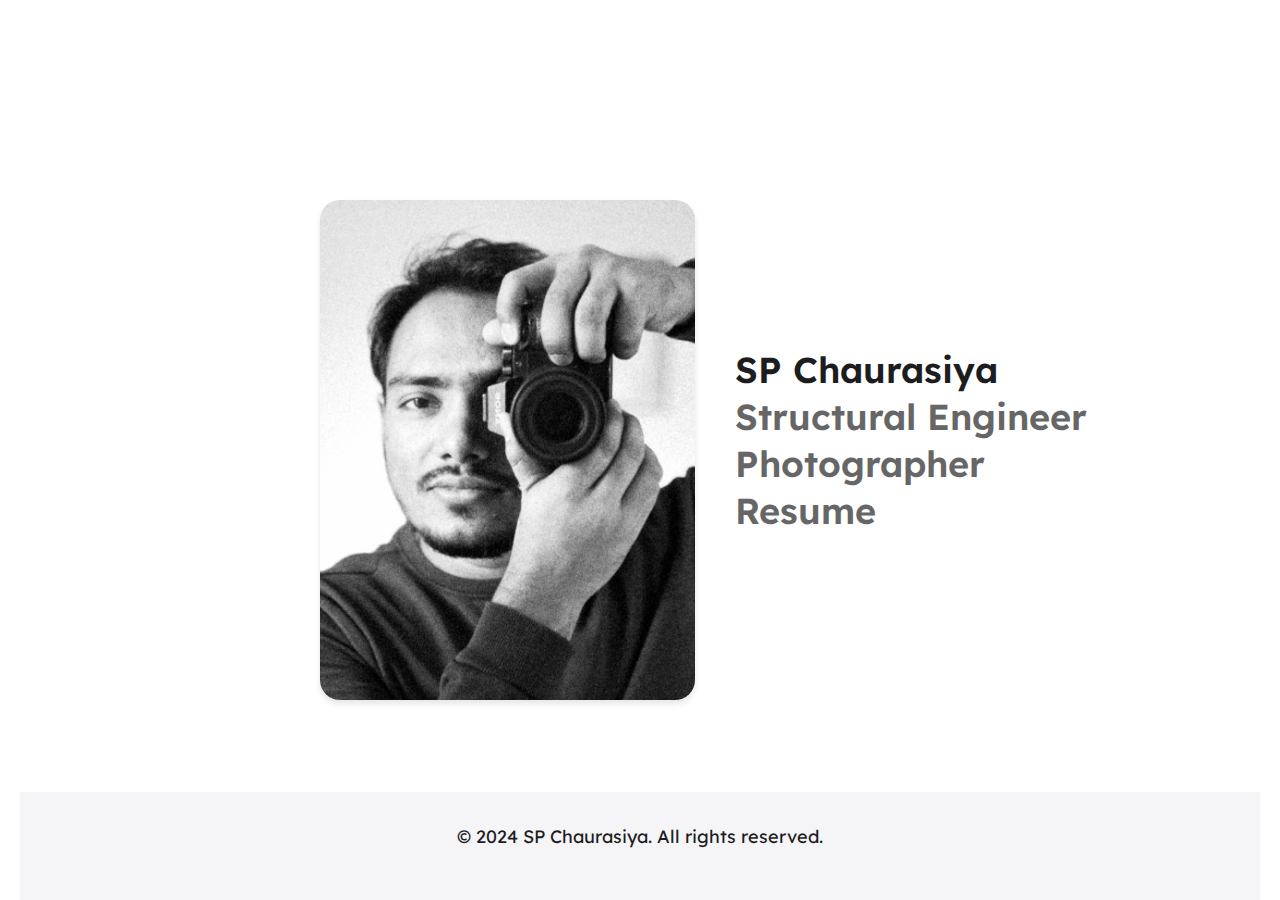
<file: index.html>
<!DOCTYPE html>
<html lang="en">
<head>
  <meta charset="UTF-8">
  <meta name="viewport" content="width=device-width, initial-scale=1.0">
  <title>Apple-Inspired Design</title>
  <link rel="stylesheet" href="styles/styles.css">
  <link rel="stylesheet" href="styles/home-page-styles.css"> <!-- Styles specific to home page-->
</head>
<body class="home-page">
  <div class="content-wrapper">
    <div class="profile-layout">
      <img src="assets/images/sp_profile_2L.jpg" alt="Profile Photo" class="profile-photo">
      <div class="vertical-line"></div>
      <div class="header-content">
        <h1>SP Chaurasiya</h1>
        <a href="pages/structural-engineer.html" class="paragraph-link"><h1 class="paragraph">Structural Engineer</h1></a>
        <!-- <a href="pages/software-developer.html" class="paragraph-link"><h1 class="paragraph">Software Developer</h1></a> -->
        <a href="pages/photographer.html" class="paragraph-link"><h1 class="paragraph">Photographer</h1></a>
        <a href="pages/resume.html" class="paragraph-link"><h1 class="paragraph">Resume</h1></a>
        <!-- <a href="my-story.html" class="paragraph-link"><h1 class="paragraph">My Story</h1></a> -->
        <!-- <a href="pages/hobbies.html" class="paragraph-link"><h1 class="paragraph">Hobbies</h1></a> -->
        <!-- <a href="pages/shop.html" class="paragraph-link"><h1 class="paragraph">Shop</h1></a> -->
        <!-- <a href="pages/contact.html" class="paragraph-link"><h1 class="paragraph">Contact</h1></a> -->
      </div>
    </div>
  </div>
  <footer>
    <p>&copy; 2024 SP Chaurasiya. All rights reserved.</p>
  </footer>
</body>
</html>
</file>
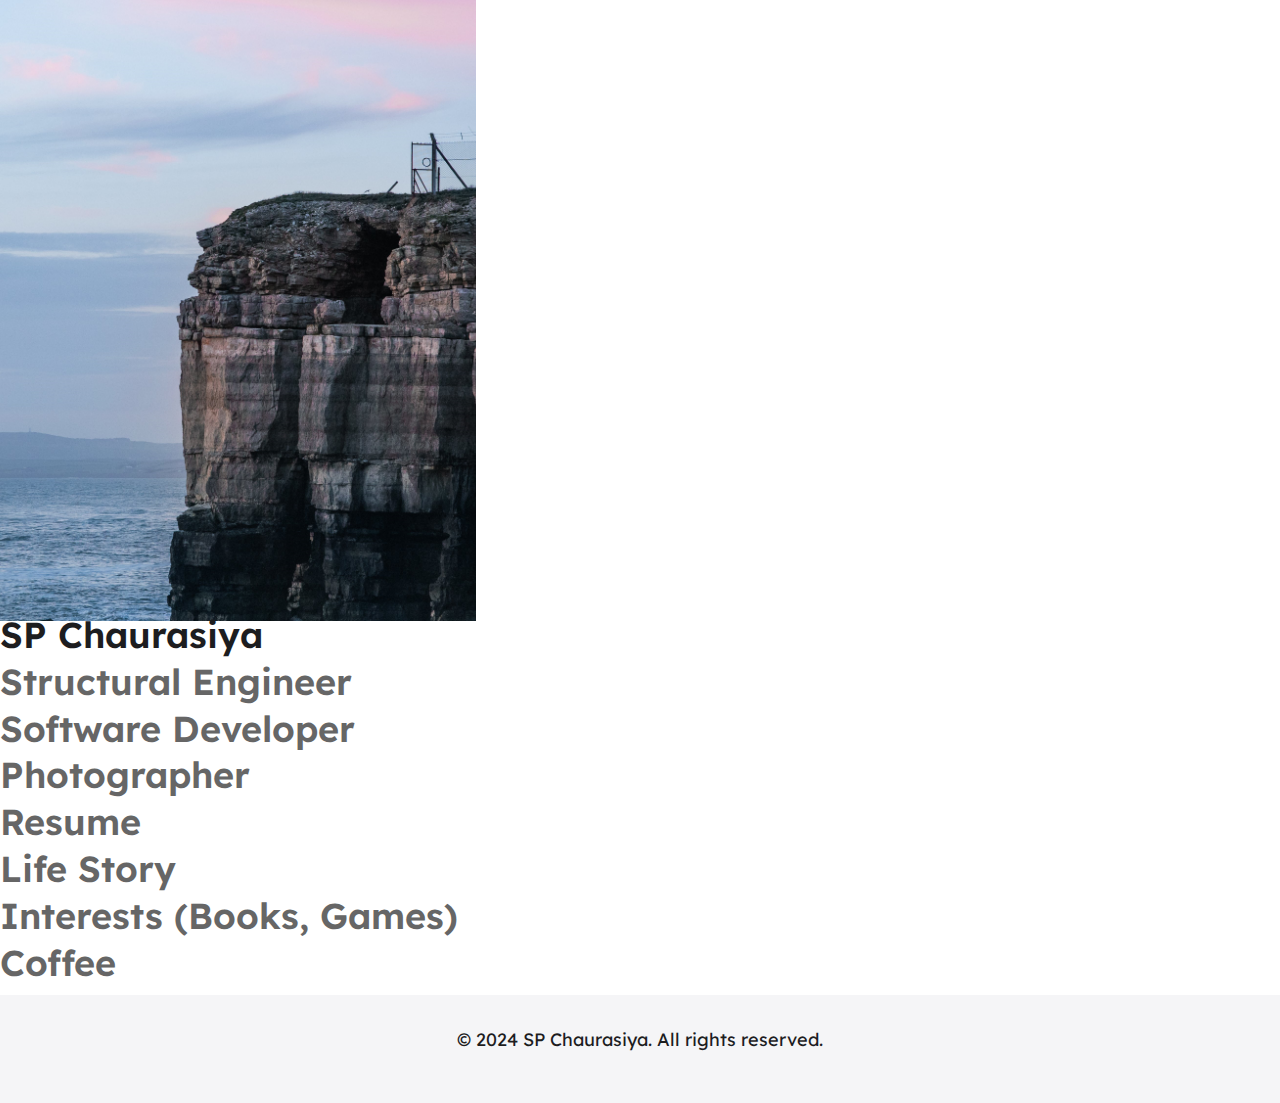
<file: pages/apple.html>
<!DOCTYPE html>
<html lang="en">
<head>
  <meta charset="UTF-8">
  <meta name="viewport" content="width=device-width, initial-scale=1.0">
  <title>Apple-Inspired Design</title>
  <link rel="stylesheet" href="/../styles/styles.css">
</head>
<body class="apple-page">
  <div class="content-wrapper">
  <div class="profile-layout">
    <img src="\..\assets\images\pulpit_rock.png" alt="Profile Photo" class="profile-photo">
    <div class="header-content">
      <h1>SP Chaurasiya</h1>
      <h1 class="paragraph">Structural Engineer</h1>
      <h1 class="paragraph">Software Developer</h1>
      <h1 class="paragraph">Photographer</h1>
      <h1 class="paragraph">Resume</h1>
      <h1 class="paragraph">Life Story</h1>
      <h1 class="paragraph">Interests (Books, Games)</h1>
      <h1 class="paragraph">Coffee</h1>
    </div>
  </div>
  </div>
  
  <footer>
    <p>&copy; 2024 SP Chaurasiya. All rights reserved.</p>
  </footer>
</body>
</html>
</file>
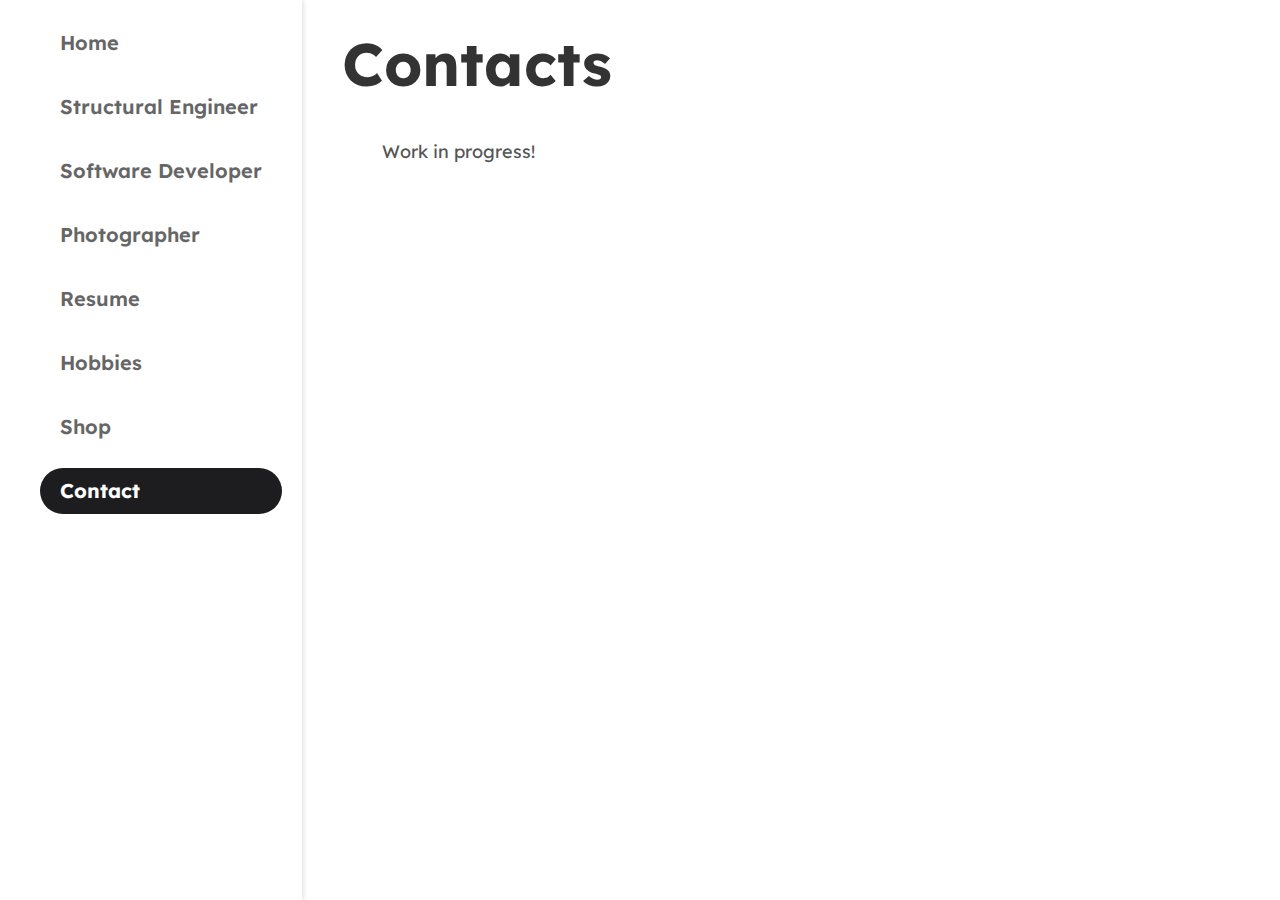
<file: pages/contact.html>
<!DOCTYPE html>
<html lang="en">
<head>
  <meta charset="UTF-8">
  <meta name="viewport" content="width=device-width, initial-scale=1.0">
  <title>Structural Engineer</title>
  <link rel="stylesheet" href="../styles/styles.css">
  <link rel="stylesheet" href="../styles/structural-engineer-page.css"> <!-- Specific styles for this page -->
</head>
<body class="structural-engineer-page">
  <div class="layout">
    <!-- Left Menu Column -->
    <aside class="menu-column">
        <h1><a href="../index.html">Home</a></h1>
          <h1><a href="structural-engineer.html">Structural Engineer</a></h1>
          <h1><a href="software-developer.html">Software Developer</a></h1>
          <h1><a href="photographer.html">Photographer</a></h1>
          <h1><a href="resume.html">Resume</a></h1>
          <!-- <h1><a href="my-story.html">My Story</a></h1> -->
          <h1><a href="hobbies.html">Hobbies</a></h1>
          <h1><a href="shop.html">Shop</a></h1>
          <h1><a href="contact.html" class="active">Contact</a></h1>
        </aside>

    <!-- Right Content Column -->
    <main class="content-column">
      <h1>Contacts</h1>
      <p style="text-indent: 40px;">
        Work in progress!
    </p>
    </main>
  </div>
</body>
</html>
</file>
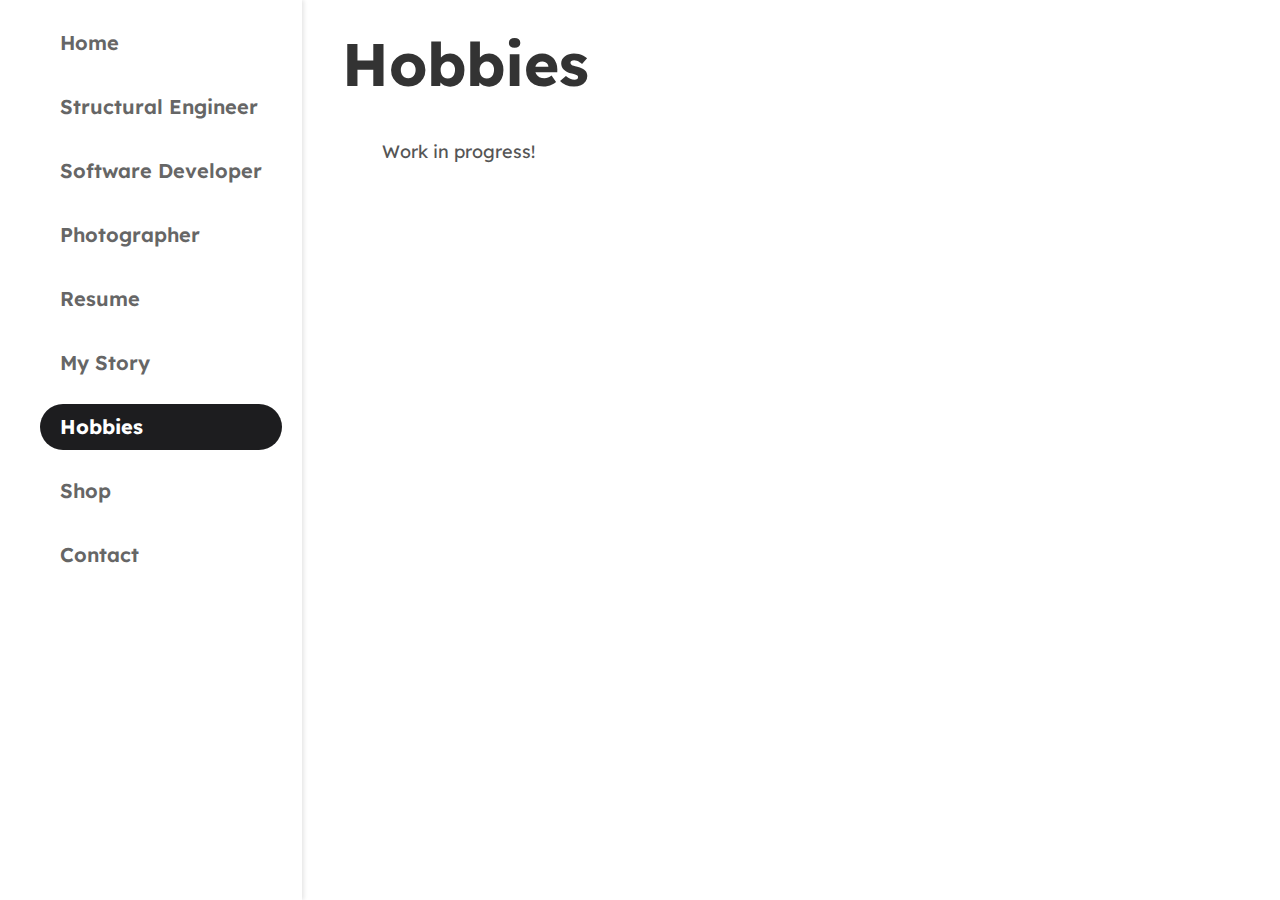
<file: pages/hobbies.html>
<!DOCTYPE html>
<html lang="en">
<head>
  <meta charset="UTF-8">
  <meta name="viewport" content="width=device-width, initial-scale=1.0">
  <title>Structural Engineer</title>
  <link rel="stylesheet" href="../styles/styles.css">
  <link rel="stylesheet" href="../styles/structural-engineer-page.css"> <!-- Specific styles for this page -->
</head>
<body class="structural-engineer-page">
  <div class="layout">
    <!-- Left Menu Column -->
    <aside class="menu-column">
        <h1><a href="../index.html">Home</a></h1>
          <h1><a href="structural-engineer.html">Structural Engineer</a></h1>
          <h1><a href="software-developer.html">Software Developer</a></h1>
          <h1><a href="photographer.html">Photographer</a></h1>
          <h1><a href="resume.html">Resume</a></h1>
          <h1><a href="my-story.html">My Story</a></h1>
          <h1><a href="hobbies.html" class="active">Hobbies</a></h1>
          <h1><a href="shop.html">Shop</a></h1>
          <h1><a href="contact.html">Contact</a></h1>
        </aside>

    <!-- Right Content Column -->
    <main class="content-column">
      <h1>Hobbies</h1>
      <p style="text-indent: 40px;">
        Work in progress!
      </p>
      
    </main>
  </div>
</body>
</html>
</file>
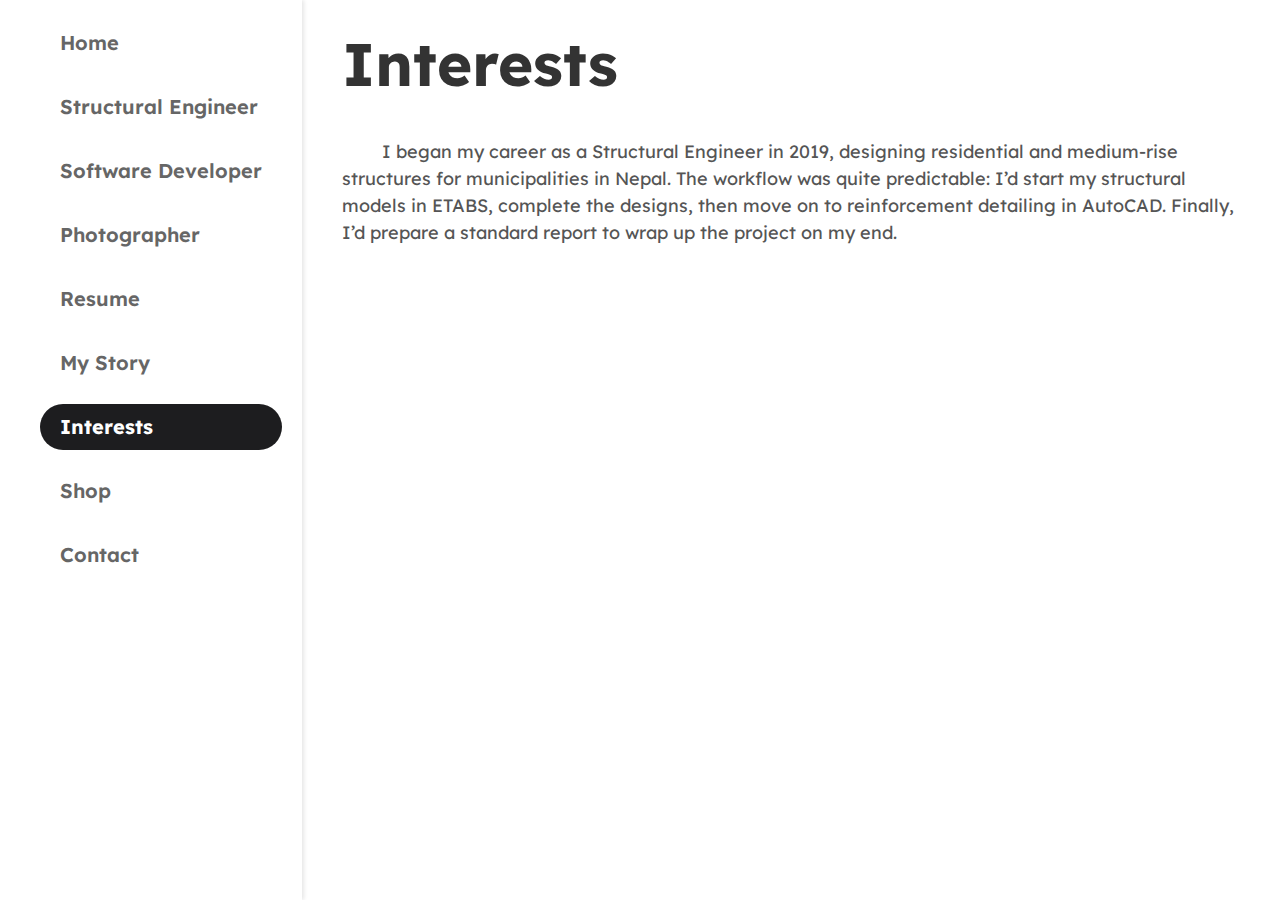
<file: pages/interests.html>
<!DOCTYPE html>
<html lang="en">
<head>
  <meta charset="UTF-8">
  <meta name="viewport" content="width=device-width, initial-scale=1.0">
  <title>Structural Engineer</title>
  <link rel="stylesheet" href="/../styles/styles.css">
  <link rel="stylesheet" href="/../styles/structural-engineer-page.css"> <!-- Specific styles for this page -->
</head>
<body class="structural-engineer-page">
  <div class="layout">
    <!-- Left Menu Column -->
    <aside class="menu-column">
        <h1><a href="home.html">Home</a></h1>
          <h1><a href="structural-engineer.html">Structural Engineer</a></h1>
          <h1><a href="software-developer.html">Software Developer</a></h1>
          <h1><a href="photographer.html">Photographer</a></h1>
          <h1><a href="resume.html">Resume</a></h1>
          <h1><a href="my-story.html">My Story</a></h1>
          <h1><a href="interests.html" class="active">Interests</a></h1>
          <h1><a href="shop.html">Shop</a></h1>
          <h1><a href="contact.html">Contact</a></h1>
        </aside>

    <!-- Right Content Column -->
    <main class="content-column">
      <h1>Interests</h1>
      <p style="text-indent: 40px;">
        I began my career as a Structural Engineer in 2019, designing residential and medium-rise structures for municipalities in Nepal. The workflow was quite predictable: I’d start my structural models in ETABS, complete the designs, then move on to reinforcement detailing in AutoCAD. Finally, I’d prepare a standard report to wrap up the project on my end.
    </p>
    </main>
  </div>
</body>
</html>
</file>
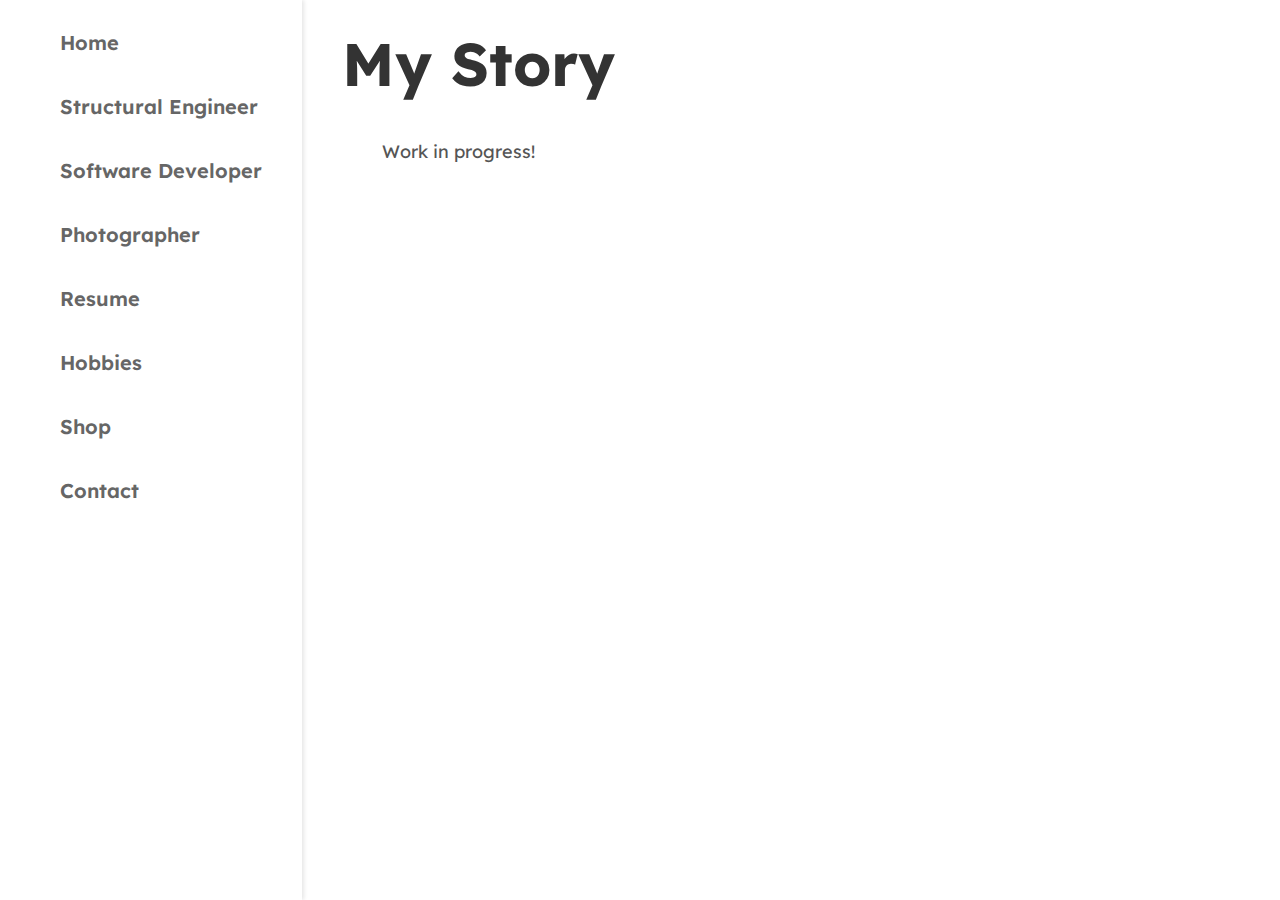
<file: pages/my-story.html>
<!DOCTYPE html>
<html lang="en">
<head>
  <meta charset="UTF-8">
  <meta name="viewport" content="width=device-width, initial-scale=1.0">
  <title>Structural Engineer</title>
  <link rel="stylesheet" href="../styles/styles.css">
  <link rel="stylesheet" href="../styles/structural-engineer-page.css"> <!-- Specific styles for this page -->
</head>
<body class="structural-engineer-page">
  <div class="layout">
    <!-- Left Menu Column -->
    <aside class="menu-column">
        <h1><a href="../index.html">Home</a></h1>
          <h1><a href="structural-engineer.html">Structural Engineer</a></h1>
          <h1><a href="software-developer.html">Software Developer</a></h1>
          <h1><a href="photographer.html">Photographer</a></h1>
          <h1><a href="resume.html">Resume</a></h1>
          <!-- <h1><a href="my-story.html" class="active">My Story</a></h1> -->
          <h1><a href="hobbies.html">Hobbies</a></h1>
          <h1><a href="shop.html">Shop</a></h1>
          <h1><a href="contact.html">Contact</a></h1>
      </aside>

    <!-- Right Content Column -->
    <main class="content-column">
      <h1>My Story</h1>
      <p style="text-indent: 40px;">
        Work in progress!
    </p>
    </main>
  </div>
</body>
</html>
</file>
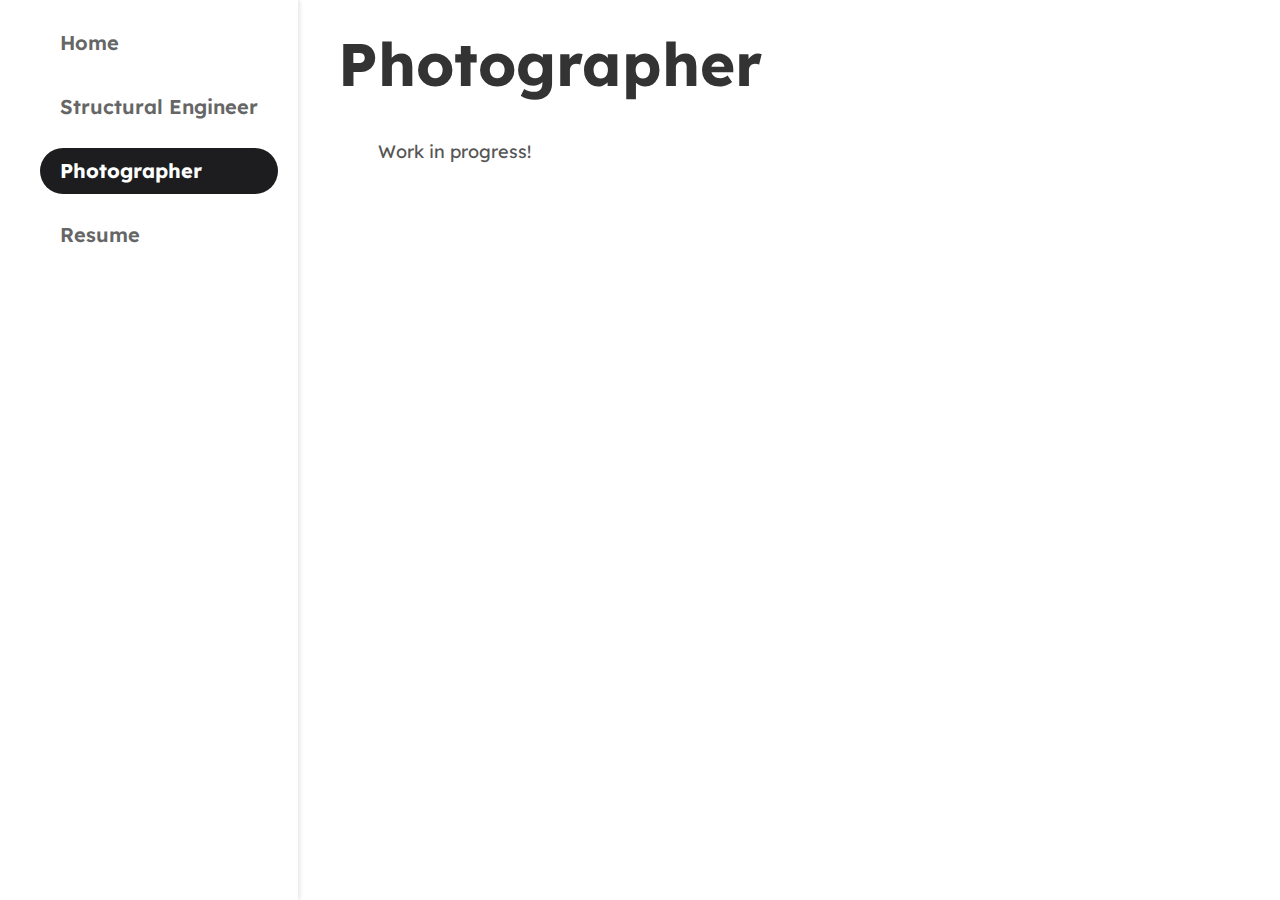
<file: pages/photographer.html>
<!DOCTYPE html>
<html lang="en">
<head>
  <meta charset="UTF-8">
  <meta name="viewport" content="width=device-width, initial-scale=1.0">
  <title>Structural Engineer</title>
  <link rel="stylesheet" href="../styles/styles.css">
  <link rel="stylesheet" href="../styles/structural-engineer-page.css"> <!-- Specific styles for this page -->
</head>
<body class="structural-engineer-page">
  <div class="layout">
    <!-- Left Menu Column -->
    <aside class="menu-column">
        <h1><a href="../index.html">Home</a></h1>
          <h1><a href="structural-engineer.html">Structural Engineer</a></h1>
          <!-- <h1><a href="software-developer.html">Software Developer</a></h1> -->
          <h1><a href="photographer.html" class="active">Photographer</a></h1>
          <h1><a href="resume.html">Resume</a></h1>
          <!-- <h1><a href="my-story.html">My Story</a></h1> -->
          <!-- <h1><a href="hobbies.html">Hobbies</a></h1> -->
          <!-- <h1><a href="shop.html">Shop</a></h1> -->
          <!-- <h1><a href="contact.html">Contact</a></h1> -->
        </aside>

    <!-- Right Content Column -->
    <main class="content-column">
      <h1>Photographer</h1>
      <p style="text-indent: 40px;">
        Work in progress!
    </p>
    </main>
  </div>
</body>
</html>
</file>
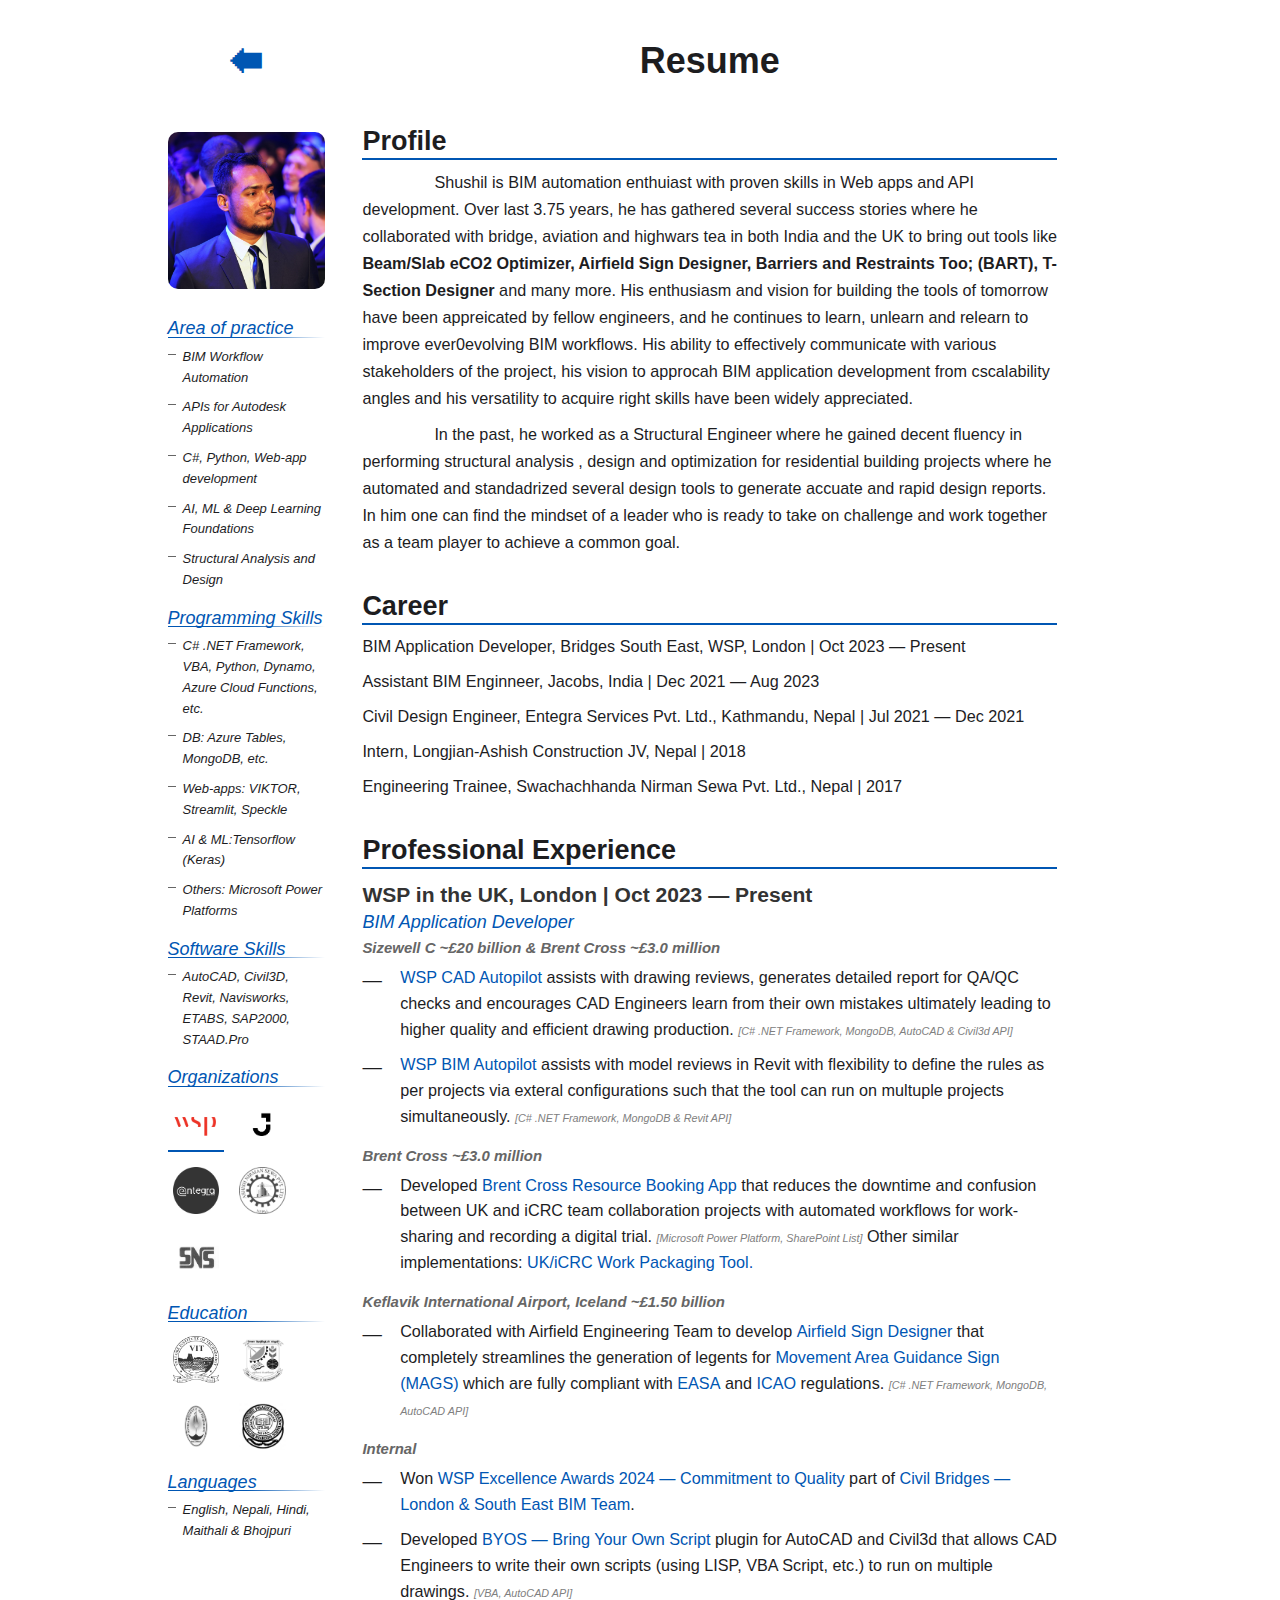
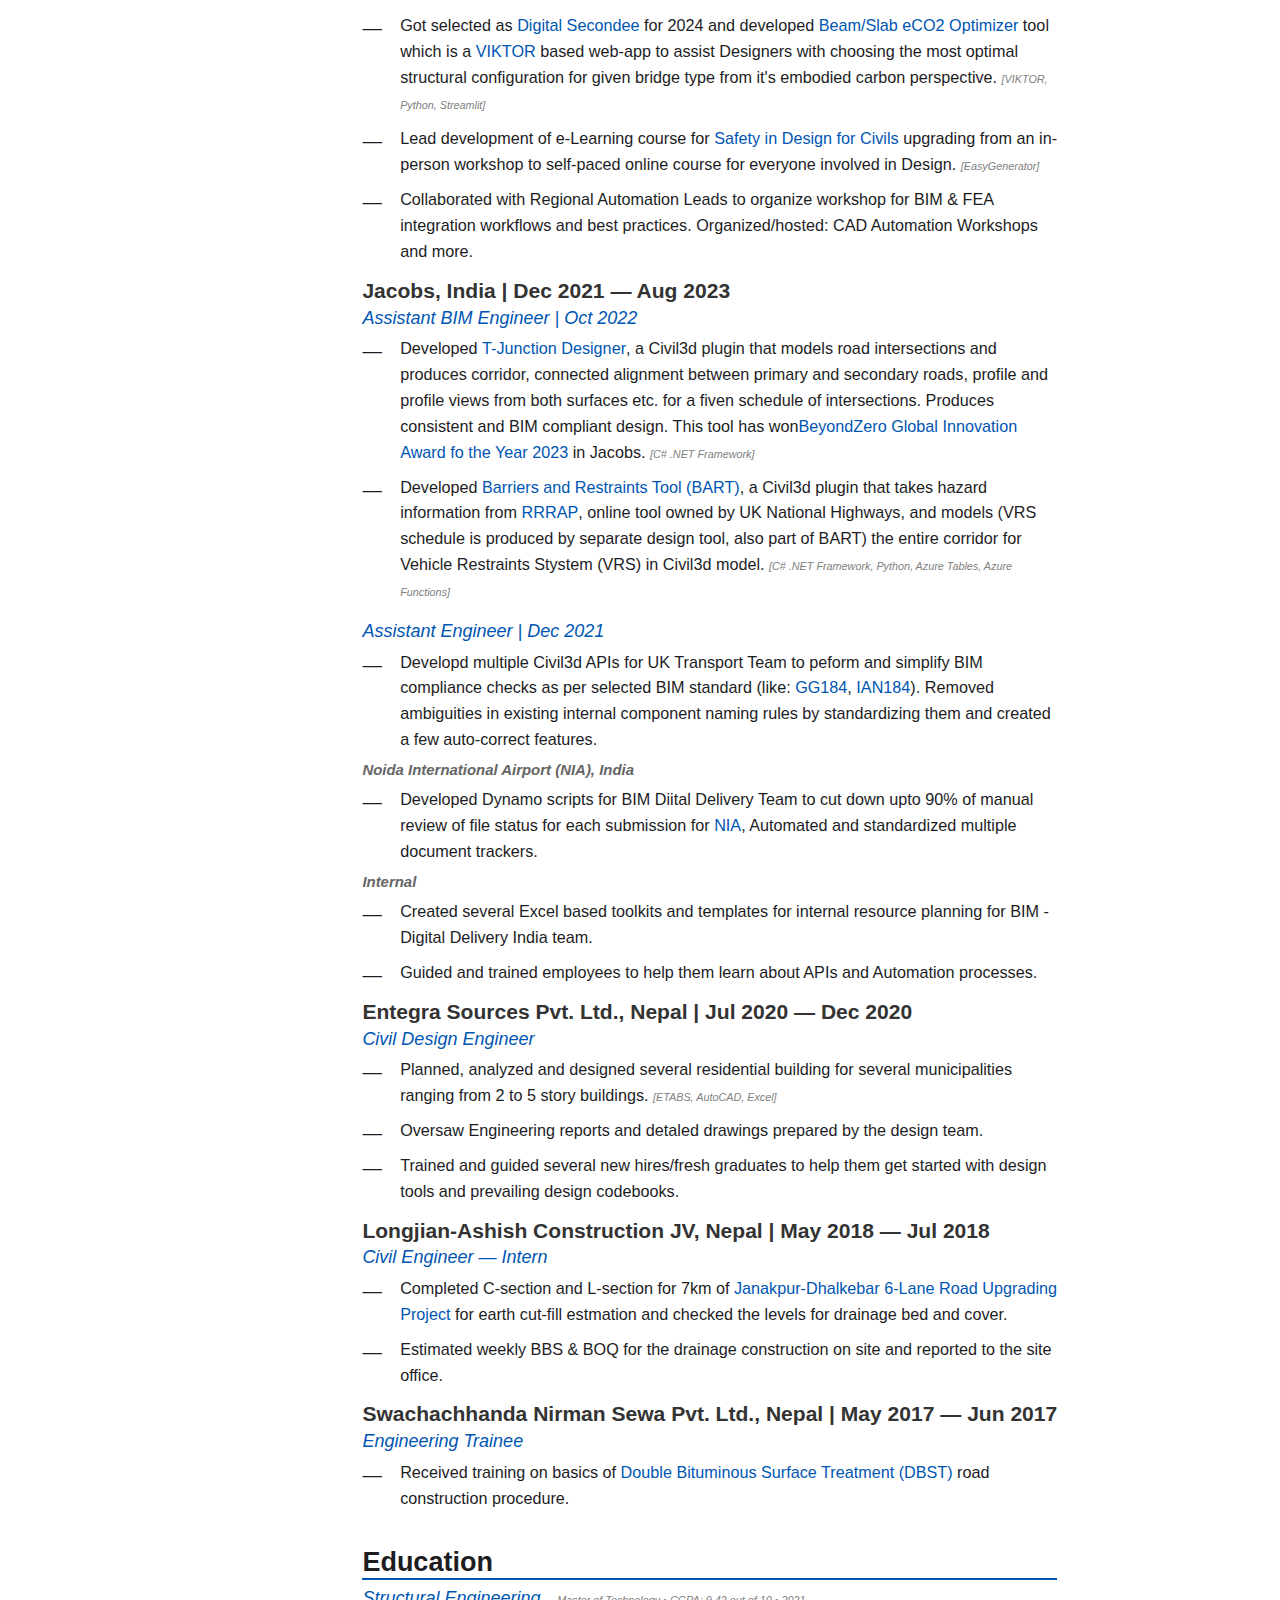
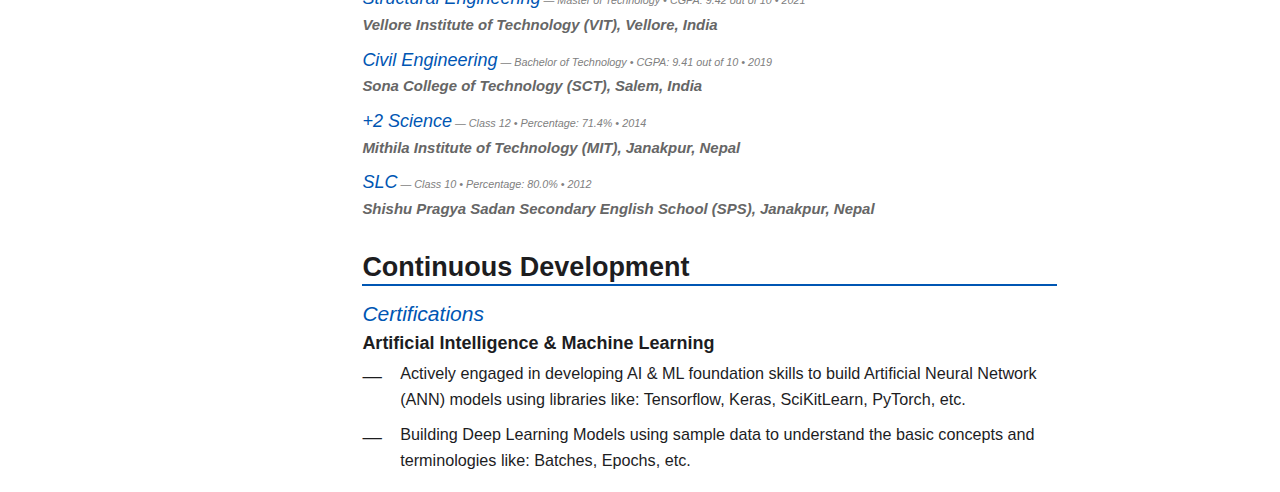
<file: pages/resume.html>
<!DOCTYPE html>
<html lang="en">
<head>
  <meta charset="UTF-8">
  <meta name="viewport" content="width=device-width, initial-scale=1.0">
  <title>Shushil's resume</title>
  <link rel="stylesheet" href="../styles/styles.css">
  <link rel="stylesheet" href="../styles/resume-styles.css"> <!-- Specific styles for this page -->
</head>
<body>
  <div>
    <main>
      <h1><a href="../index.html">🡄</a></h1>
      <h1>Resume</h1>

      <!-- Side Panel -->

      <div>
        <img src="../assets/images/sp_profile_4L.jpg" alt="Profile Photo" class="profile-img">
        <div>
          <style>
            
          </style>
          <h4 class="side-panel-h4">Area of practice</h4>
          <p class="side-panel-bullets">BIM Workflow Automation</p>
          <p class="side-panel-bullets">APIs for Autodesk Applications</p>
          <p class="side-panel-bullets">C#, Python, Web-app development</p>
          <p class="side-panel-bullets">AI, ML & Deep Learning Foundations</p>
          <p class="side-panel-bullets">Structural Analysis and Design</p>
        </div>
        
        <div>
          <h4 class="side-panel-h4">Programming Skills</h4>
          <p class="side-panel-bullets">C# .NET Framework, VBA, Python, Dynamo, Azure Cloud Functions, etc.</p>
          <p class="side-panel-bullets"><b>DB:</b> Azure Tables, MongoDB, etc.</p>
          <p class="side-panel-bullets"><b>Web-apps:</b> VIKTOR, Streamlit, Speckle</p>
          <p class="side-panel-bullets"><b>AI & ML:</b>Tensorflow (Keras)</p>
          <p class="side-panel-bullets"><b>Others: </b>Microsoft Power Platforms</p>
        </div>
        <div>
          <h4 class="side-panel-h4">Software Skills</h4>
          <p class="side-panel-bullets">AutoCAD, Civil3D, Revit, Navisworks, ETABS, SAP2000, STAAD.Pro</p>
        </div>

        <div>
          <h4 class="side-panel-h4">Organizations</h4>
          <div class="org-logo-block">
            <a href="https://www.wsp.com/" target="_blank"><img class="org-logo-current" src="../assets/icons/wsp_red.webp"></a>
            <a href="https://www.jacobs.com/" target="_blank"><img class="org-logo" src="../assets/icons/jacobs_1.webp"></a>
            <a href="https://entegrasources.com/" target="_blank"><img class="org-logo" src="../assets/icons/entegra.png"></a>
            <a href="https://www.ans.org.np/" target="_blank"><img class="org-logo" src="../assets/icons/ashish.png"></a>
            <a href="https://www.snsltd.com.np/" target="_blank"><img class="org-logo" src="../assets/icons/sns.jpg"></a>
          </div>
        </div>

        <div>
          <h4 class="side-panel-h4">Education</h4>
          <div class="org-logo-block">
            <a href="https://vit.ac.in/" target="_blank"><img class="org-logo" src="../assets/icons/vit.png"></a>
            <a href="https://www.sonatech.ac.in/" target="_blank"><img class="org-logo" src="../assets/icons/sct.png"></a>
            <a href="https://mitjnk.edu.np/" target="_blank"><img class="org-logo" src="../assets/icons/mit.png"></a>
            <a href="https://www.facebook.com/Shishupragyasadanschool/" target="_blank"><img class="org-logo" src="../assets/icons/sps.png"></a>
          </div>

          <div>
            <h4 class="side-panel-h4">Languages</h4>
            <p class="side-panel-bullets">English, Nepali, Hindi, Maithali & Bhojpuri</p>
          </div>
        </div>

      </div>

      <!-- Main Column -->

      <div>
        <div>
          <h2>Profile</h2>
          <style>
            .profile-summary-p {
              text-indent: 4rem;
              font-size: 0.9rem;
              line-height: 1.5rem;
            }
          </style>
          <p class="profile-summary-p">
            Shushil is BIM automation enthuiast with proven skills in Web apps and API development. Over last 3.75 years, he has gathered several success stories where he collaborated with bridge, aviation and highwars tea in both India and the UK to bring out tools like <b>Beam/Slab eCO2 Optimizer, Airfield Sign Designer, Barriers and Restraints Too; (BART), T-Section Designer</b> and many more. His enthusiasm and vision for building the tools of tomorrow have been appreicated by fellow engineers, and he continues to learn, unlearn and relearn to improve ever0evolving BIM workflows. His ability to effectively communicate with various stakeholders of the project, his vision to approcah BIM application development from cscalability angles and his versatility to acquire right skills have been widely appreciated.
          </p>
          <p class="profile-summary-p">
            In the past, he worked as a Structural Engineer where he gained decent fluency in performing structural analysis , design and optimization for residential building projects where he automated and standadrized several design tools to generate accuate and rapid design reports. In him one can find the mindset of a leader who is ready to take on  challenge and work together as a team player to achieve a common goal.
          </p>
        </div>
        
        <div>
          <h2 class="extra-margin-top-h2">Career</h2>
          <p>
            BIM Application Developer, Bridges South East, WSP, London | Oct 2023 — Present
          </p>
          <p>
            Assistant BIM Enginneer, Jacobs, India | Dec 2021 — Aug 2023
          </p>
          <p>
            Civil Design Engineer, Entegra Services Pvt. Ltd., Kathmandu, Nepal | Jul 2021 — Dec 2021
          </p>
          <p>
            Intern, Longjian-Ashish Construction JV, Nepal | 2018
          </p>
          <p>
            Engineering Trainee, Swachachhanda Nirman Sewa Pvt. Ltd., Nepal | 2017
          </p>
        </div>
        <div>
          <h2 class="extra-margin-top-h2">Professional Experience</h2>

          <div> <!-- WSP -->
            <h3>WSP in the UK, London | Oct 2023 — Present</h3> 
            <h4 class="role">BIM Application Developer</h4> <!-- Role :: When role changes, add a date next to it as well. -->
            <div> <!-- Project and Work Descriptions -->
              <h5 class="project">Sizewell C ~£20 billion & Brent Cross ~£3.0 million</h5>
              <li>
                <a>WSP CAD Autopilot</a> assists with drawing reviews, generates detailed report for QA/QC checks and encourages CAD Engineers learn from their own mistakes ultimately leading to higher quality and efficient drawing production. <p class="technologies-used">[C# .NET Framework, MongoDB, AutoCAD & Civil3d API]</p>
              </li>
              <li>
                <a>WSP BIM Autopilot</a> assists with model reviews in Revit with flexibility to define the rules as per projects via exteral configurations such that the tool can run on multuple projects simultaneously. <p class="technologies-used">[C# .NET Framework, MongoDB & Revit API]</p>
              </li>
            </div>
            <div>
              <h5 class="project">Brent Cross ~£3.0 million</h5>
              <li>
                Developed <a>Brent Cross Resource Booking App</a> that reduces the downtime and confusion between UK  and iCRC team collaboration projects with automated workflows for work-sharing and recording a digital trial. <p class="technologies-used">[Microsoft Power Platform, SharePoint List]</p> Other similar implementations: <a>UK/iCRC Work Packaging Tool.</a>
              </li>
            </div>
            <div>
              <h5 class="project">Keflavik International Airport, Iceland ~£1.50 billion</h5>
              <li>
                Collaborated with Airfield Engineering Team to develop <a>Airfield Sign Designer</a> that completely streamlines the generation of legents for <a>Movement Area Guidance Sign (MAGS)</a> which are fully compliant with <a>EASA</a> and <a>ICAO</a> regulations. <p class="technologies-used">[C# .NET Framework, MongoDB, AutoCAD API]</p>
              </li>
            </div>
            <div>
              <h5 class="project">Internal</h5>
              <li>
                Won <a>WSP Excellence Awards 2024 — Commitment to Quality</a> part of <a>Civil Bridges — London & South East BIM Team</a>.
              </li>
              <li>
                Developed <a>BYOS — Bring Your Own Script</a> plugin for AutoCAD and Civil3d that allows CAD Engineers to write their own scripts (using LISP, VBA Script, etc.) to run on multiple drawings. <p class="technologies-used">[VBA, AutoCAD API]</p> 
              </li>
              <li>
                Got selected as <a>Digital Secondee</a> for 2024 and developed <a>Beam/Slab eCO2 Optimizer</a> tool which is a <a>VIKTOR</a> based web-app to assist Designers with choosing the most optimal structural configuration for given bridge type from it's embodied carbon perspective. <p class="technologies-used">[VIKTOR, Python, Streamlit]</p>
              </li>
              <li>
                Lead development of e-Learning course for <a>Safety in Design for Civils</a> upgrading from an in-person workshop to self-paced online course for everyone involved in Design. <p class="technologies-used">[EasyGenerator]</p>
              </li>
              <li>
                Collaborated with Regional Automation Leads to organize workshop for BIM & FEA integration workflows and best practices. Organized/hosted: CAD Automation Workshops and more. 
              </li>
            </div>
          </div>

          <div> <!-- Jacobs -->
            <h3>Jacobs, India | Dec 2021 — Aug 2023</h3>
            <h4 class="role">Assistant BIM Engineer | Oct 2022</h4>
            <div>
              <li>
                Developed <a>T-Junction Designer</a>, a Civil3d plugin that models road intersections and produces corridor, connected alignment between primary and secondary roads, profile and profile views from both surfaces etc. for a fiven schedule of intersections. Produces consistent and BIM compliant design. This tool has won<a>BeyondZero Global Innovation Award fo the Year 2023</a> in Jacobs. <p class="technologies-used">[C# .NET Framework]</p>
              </li>
              <li>
                Developed <a>Barriers and Restraints Tool (BART)</a>, a Civil3d plugin that takes hazard information from <a>RRRAP</a>, online tool owned by UK National Highways, and models (VRS schedule is produced by separate design tool, also part of BART) the entire corridor for Vehicle Restraints Stystem (VRS) in Civil3d model. <p class="technologies-used">[C# .NET Framework, Python, Azure Tables, Azure Functions]</p>
              </li>
            </div>
            <h4 class="role">Assistant Engineer | Dec 2021</h4>
            <div>
              <li>
                Developd multiple Civil3d APIs for UK Transport Team to peform and simplify BIM compliance checks as per selected BIM standard (like: <a>GG184</a>, <a> IAN184</a>). Removed ambiguities in existing internal component naming rules by standardizing them and created a few auto-correct features.
              </li>
              <h5 class="project">Noida International Airport (NIA), India</h3>
              <li>
                Developed Dynamo scripts for BIM Diital Delivery Team to cut down upto 90% of manual review of file status for each submission for <a>NIA</a>, Automated and standardized multiple document trackers.
              </li>
              <h5 class="project">Internal</h3>
              <li>
                Created several Excel based toolkits and templates for internal resource planning for BIM - Digital Delivery India team.
              </li>
              <li>
                Guided and trained employees to help them learn about APIs and Automation processes.
              </li>
            </div>
          </div>

          <div> <!-- Entegra -->
            <h3>Entegra Sources Pvt. Ltd., Nepal | Jul 2020 — Dec 2020</h3>
            <h4 class="role">Civil Design Engineer</h4>
            <div>
              <li>
                Planned, analyzed and designed several residential building for several municipalities ranging from 2 to 5 story buildings. <p class="technologies-used">[ETABS, AutoCAD, Excel]</p>
              </li>
              <li>
                Oversaw Engineering reports and detaled drawings prepared by the design team.
              </li>
              <li>
                Trained and guided several new hires/fresh graduates to help them get started with design tools and prevailing design codebooks.
              </li>
            </div>
          </div>

          <div> <!-- Longjian-Ashish-->
            <h3>Longjian-Ashish Construction JV, Nepal | May 2018 — Jul 2018</h3>
            <h4 class="role">Civil Engineer — Intern</h4>
            <div>
              <li>
                Completed C-section and L-section for 7km of <a>Janakpur-Dhalkebar 6-Lane Road Upgrading Project</a> for earth cut-fill estmation and checked the levels for drainage bed and cover.
              </li>
              <li>
                Estimated weekly BBS & BOQ for the drainage construction on site and reported to the site office.
              </li>
            </div>
          </div>

          <div> <!-- Swachachhanda -->
            <h3>Swachachhanda Nirman Sewa Pvt. Ltd., Nepal | May 2017 — Jun 2017</h3>
            <h4 class="role">Engineering Trainee</h4>
            <div>
              <li>
                Received training on basics of <a>Double Bituminous Surface Treatment (DBST)</a> road construction procedure.
              </li>
            </div>
          </div>


        </div>

        <div>
          <h2 class="extra-margin-top-h2">Education</h2>
          <div>
            <h4 class="role">Structural Engineering<p class="technologies-used"> — Master of Technology • CGPA: 9.42 out of 10 • 2021</p></h4>
            <h5 class="project">Vellore Institute of Technology (VIT), Vellore, India</h5>
          </div>
          <div>
            <h4 class="role">Civil Engineering<p class="technologies-used"> — Bachelor of Technology • CGPA: 9.41 out of 10 • 2019</p></h4>
            <h5 class="project">Sona College of Technology (SCT), Salem, India</h5>
          </div>
          <div>
            <h4 class="role">+2 Science<p class="technologies-used"> — Class 12 • Percentage: 71.4% • 2014</p></h4>
            <h5 class="project">Mithila Institute of Technology (MIT), Janakpur, Nepal</h5>
          </div>
          <div>
            <h4 class="role">SLC<p class="technologies-used"> — Class 10 • Percentage: 80.0% • 2012</p></h4>
            <h5 class="project">Shishu Pragya Sadan Secondary English School (SPS), Janakpur, Nepal</h5>
          </div>
        </div>

        <div>
          <h2 class="extra-margin-top-h2">Continuous Development</h2>
          <h3 class="role">Certifications</h3>
          <h4 class="project">Artificial Intelligence & Machine Learning</h4>
          <div>
            <li>
              Actively engaged in developing AI & ML foundation skills to build Artificial Neural Network (ANN) models using libraries like: Tensorflow, Keras, SciKitLearn, PyTorch, etc.
            </li>
            <li>
              Building Deep Learning Models using sample data to understand the basic concepts and terminologies like: Batches, Epochs, etc.
            </li>
          </div>
        </div>


      </div>
    </main>
  </div>
</body>
</html>
</file>
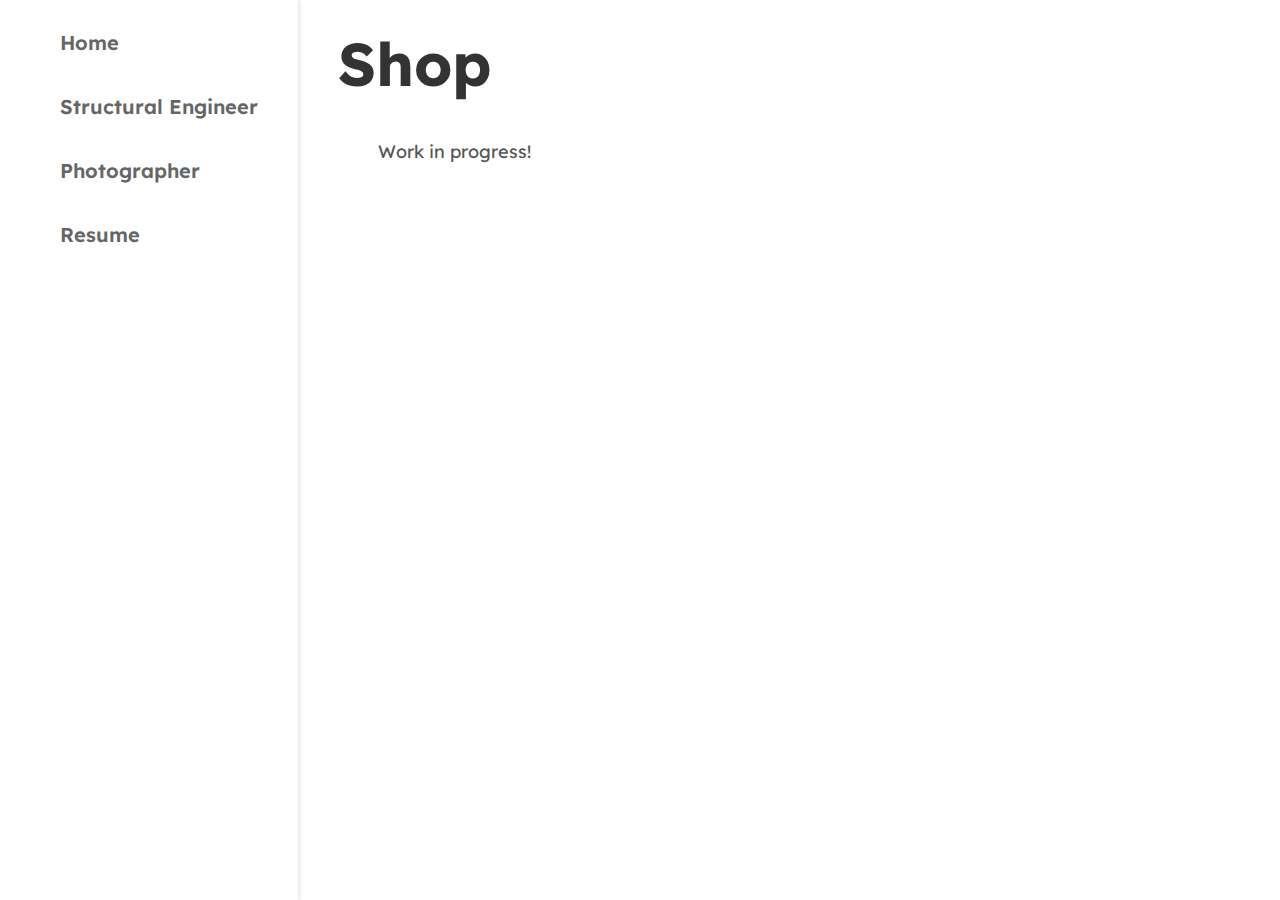
<file: pages/shop.html>
<!DOCTYPE html>
<html lang="en">
<head>
  <meta charset="UTF-8">
  <meta name="viewport" content="width=device-width, initial-scale=1.0">
  <title>Structural Engineer</title>
  <link rel="stylesheet" href="../styles/styles.css">
  <link rel="stylesheet" href="../styles/structural-engineer-page.css"> <!-- Specific styles for this page -->
</head>
<body class="structural-engineer-page">
  <div class="layout">
    <!-- Left Menu Column -->
    <aside class="menu-column">
        <h1><a href="../index.html">Home</a></h1>
          <h1><a href="structural-engineer.html">Structural Engineer</a></h1>
          <!-- <h1><a href="software-developer.html">Software Developer</a></h1> -->
          <h1><a href="photographer.html">Photographer</a></h1>
          <h1><a href="resume.html">Resume</a></h1>
          <!-- <h1><a href="my-story.html">My Story</a></h1> -->
          <!-- <h1><a href="hobbies.html">Hobbies</a></h1> -->
          <!-- <h1><a href="shop.html" class="active">Shop</a></h1> -->
          <!-- <h1><a href="contact.html">Contact</a></h1> -->
        </aside>

    <!-- Right Content Column -->
    <main class="content-column">
      <h1>Shop</h1>
      <p style="text-indent: 40px;">
        Work in progress!
    </p>
    </main>
  </div>
</body>
</html>
</file>
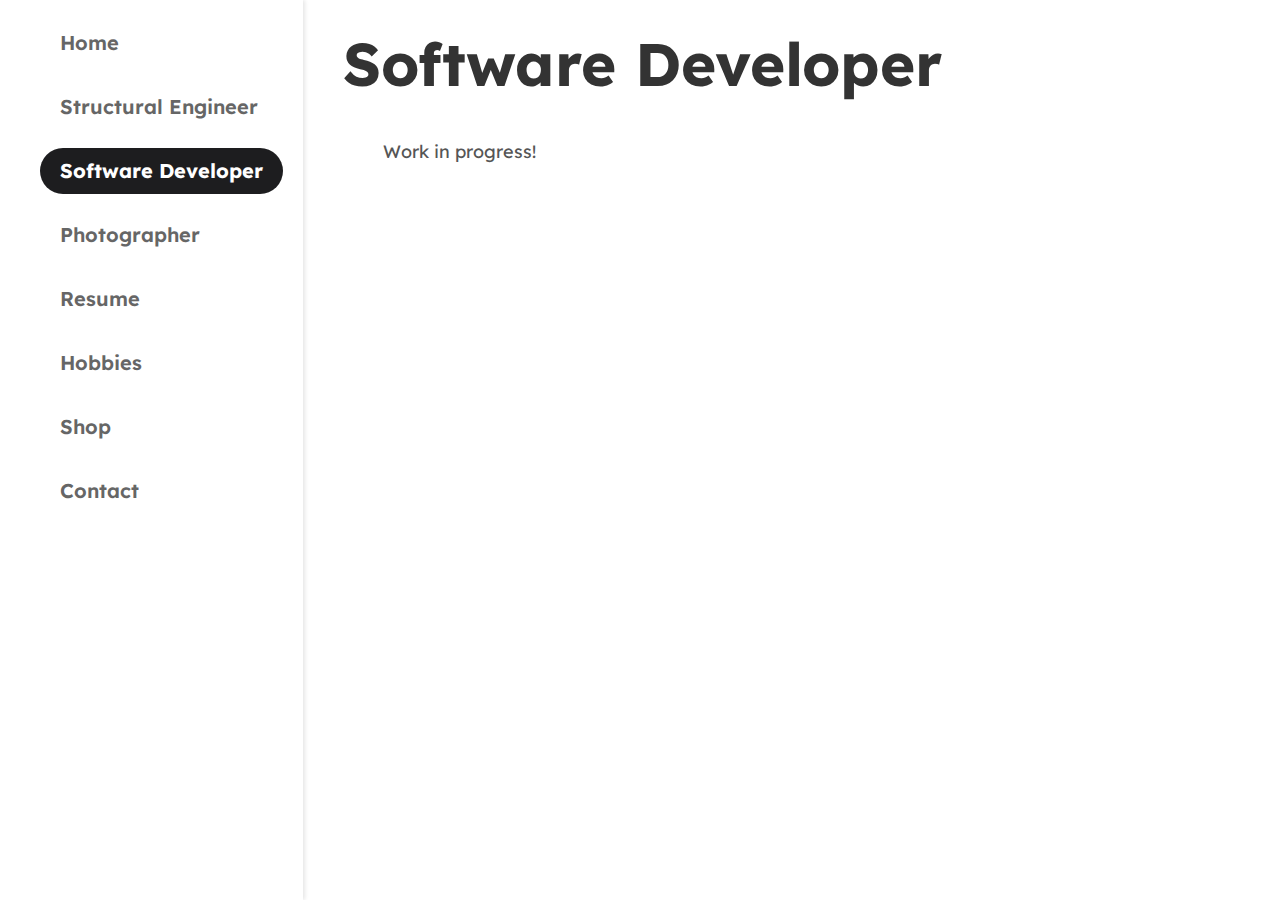
<file: pages/software-developer.html>
<!DOCTYPE html>
<html lang="en">
<head>
  <meta charset="UTF-8">
  <meta name="viewport" content="width=device-width, initial-scale=1.0">
  <title>Structural Engineer</title>
  <link rel="stylesheet" href="../styles/styles.css">
  <link rel="stylesheet" href="../styles/structural-engineer-page.css"> <!-- Specific styles for this page -->
</head>
<body class="structural-engineer-page">
  <div class="layout">
    <!-- Left Menu Column -->
    <aside class="menu-column">
        <h1><a href="../index.html">Home</a></h1>
          <h1><a href="structural-engineer.html">Structural Engineer</a></h1>
          <h1><a href="software-developer.html" class="active">Software Developer</a></h1>
          <h1><a href="photographer.html">Photographer</a></h1>
          <h1><a href="resume.html">Resume</a></h1>
          <!-- <h1><a href="my-story.html">My Story</a></h1> -->
          <h1><a href="hobbies.html">Hobbies</a></h1>
          <h1><a href="shop.html">Shop</a></h1>
          <h1><a href="contact.html">Contact</a></h1>
        </aside>

    <!-- Right Content Column -->
    <main class="content-column">
      <h1>Software Developer</h1>
      <p style="text-indent: 40px;">
        Work in progress!
    </p>
    </main>
  </div>
</body>
</html>
</file>
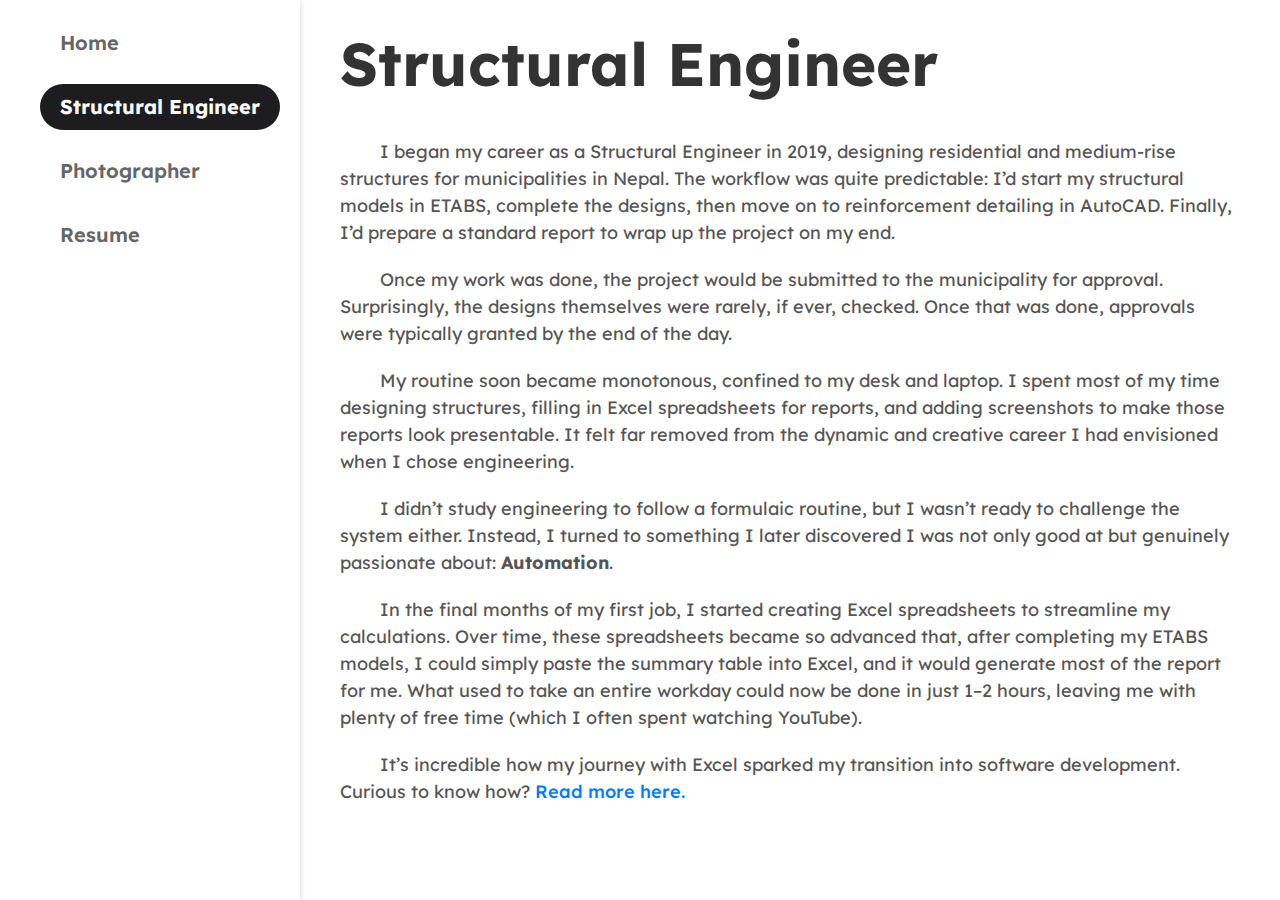
<file: pages/structural-engineer.html>
<!DOCTYPE html>
<html lang="en">
<head>
  <meta charset="UTF-8">
  <meta name="viewport" content="width=device-width, initial-scale=1.0">
  <title>Structural Engineer</title>
  <link rel="stylesheet" href="../styles/styles.css">
  <link rel="stylesheet" href="../styles/structural-engineer-page.css"> <!-- Specific styles for this page -->
</head>
<body class="structural-engineer-page">
  <div class="layout">
    <!-- Left Menu Column -->
    <aside class="menu-column">
        <h1><a href="../index.html">Home</a></h1>
          <h1><a href="structural-engineer.html" class="active">Structural Engineer</a></h1>
          <!-- <h1><a href="software-developer.html">Software Developer</a></h1> -->
          <h1><a href="photographer.html">Photographer</a></h1>
          <h1><a href="resume.html">Resume</a></h1>
          <!-- <h1><a href="my-story.html">My Story</a></h1> -->
          <!-- <h1><a href="hobbies.html">Hobbies</a></h1> -->
          <!-- <h1><a href="shop.html">Shop</a></h1> -->
          <!-- <h1><a href="contact.html">Contact</a></h1> -->
        </aside>

    <!-- Right Content Column -->
    <main class="content-column">
      <h1>Structural Engineer</h1>
      <p style="text-indent: 40px;">
        I began my career as a Structural Engineer in 2019, designing residential and medium-rise structures for municipalities in Nepal. The workflow was quite predictable: I’d start my structural models in ETABS, complete the designs, then move on to reinforcement detailing in AutoCAD. Finally, I’d prepare a standard report to wrap up the project on my end.
    </p>
    
    <p style="text-indent: 40px;">
        Once my work was done, the project would be submitted to the municipality for approval. Surprisingly, the designs themselves were rarely, if ever, checked. Once that was done, approvals were typically granted by the end of the day.
    </p>
    
    <p style="text-indent: 40px;">
        My routine soon became monotonous, confined to my desk and laptop. I spent most of my time designing structures, filling in Excel spreadsheets for reports, and adding screenshots to make those reports look presentable. It felt far removed from the dynamic and creative career I had envisioned when I chose engineering.
    </p>
    
    <p style="text-indent: 40px;">
        I didn’t study engineering to follow a formulaic routine, but I wasn’t ready to challenge the system either. Instead, I turned to something I later discovered I was not only good at but genuinely passionate about: <strong>Automation</strong>.
    </p>
    
    <p style="text-indent: 40px;">
        In the final months of my first job, I started creating Excel spreadsheets to streamline my calculations. Over time, these spreadsheets became so advanced that, after completing my ETABS models, I could simply paste the summary table into Excel, and it would generate most of the report for me. What used to take an entire workday could now be done in just 1–2 hours, leaving me with plenty of free time (which I often spent watching YouTube).
    </p>
    
    <p style="text-indent: 40px;">
        It’s incredible how my journey with Excel sparked my transition into software development. Curious to know how? <a href="#">Read more here.</a>
    </p>
    </main>
  </div>
</body>
</html>
</file>
<file: styles/home-page-styles.css>
/* Targetting home-page */
body.home-page {
    display: flex;              /* Use Flexbox layout */
    align-items: center;        /* Vertically center the body content */
    height: 100vh;              /* Full viewport height */
    padding: 0 20px;            /* Optional padding for spacing */
}

  /* Styling for header */
body.home-page header {
  position: relative;
    display: flex;
    flex-direction: column;     /* Stack the header elements vertically */
    align-items: left;        /* Center the text horizontally */
}

/* Centering content wrapper */
.content-wrapper {
  position: absolute;
  top: 50%;
  left: 50%;
  transform: translate(-50%, -50%);
  display: flex;
  flex-direction: column;
  align-items: flex-start;
}

/* Styling for the profile layout */
.profile-layout {
  display: flex;                /* Flexbox layout for horizontal alignment */
  align-items: center;          /* Align items center of the image vertically */
  gap: 20px;                    /* Space between the image and the headers */
  max-width: 900px;             /* Optional: Limit the width for better centering */
  margin: 0 auto;               /* Center the layout on the page */
}

/* Styling for the profile photo */
.profile-photo {
  height: auto;                 /* Allow height to scale */
  max-height: 500px;            /* Restrict the max height */
  aspect-ratio: 3 / 4;          /* Maintain rectangular shape */
  border-radius: 20px;          /* Rounded corners for the rectangle */
  object-fit: cover;            /* Ensure the image fills the container */
  box-shadow: 0 4px 6px rgba(0, 0, 0, 0.1); /* Optional shadow for effect */
}


/* Styling for the header content */
.header-content {
  display: flex;
  flex-direction: column;       /* Stack headers vertically */
}

/* Separator */
.vertical-line {
    width: 2px; /* Width of the vertical line */
    background: linear-gradient(to bottom, transparent 0%, #ccc 45%, #ccc 60%, transparent 100%);
    height: auto; /* Adjust height */
    align-self: stretch; /* Stretch to fill the available space */
}
  
  

/* Responsive Design */
@media (max-width: 768px) {
    body {
      font-size: 12px;
    }
    nav {
      flex-direction: column;
      align-items: flex-start;
    }
    nav a {
      margin-left: 0;
      margin-bottom: 1rem;
    }
  
    .profile-layout {
      flex-direction: column;
      align-items: center;
    }
  
    .profile-photo {
      width: 60%;                /* Adjust width for smaller screens */
      height: auto;              /* Maintain aspect ratio */
      margin-bottom: 0px;
    }

    .vertical-line {
      width: 80%; /* Full width for horizontal line */
      height: 2px; /* Change to horizontal line */
      background: linear-gradient(to right, transparent 0%, #ccc 45%, #ccc 60%, transparent 100%);
      margin: 0 0; /* Add spacing between the elements */
      align-self: center; /* Center the horizontal line */
    }
  
    .header-content {
      text-align: center;        /* Center align text on smaller screens */
    }
  }
</file>
<file: styles/structural-engineer-page.css>
/* Layout for the Structural Engineer page */
.structural-engineer-page {
    display: flex;
    height: 100vh;  /* Full viewport height */
    padding: 0 20px; /*Optional padding for spacing */
}

.layout {
    display: flex;
    flex: 1;
    overflow: hidden;   /* Prevent overflow */
}

/* Navigation Menu Column */
.menu-column {
    width: auto; 
    background-color: white;
    display: flex;
    flex-direction: column;
    justify-content: flex-start;
    align-items: stretch;   /* Ensure links span the full width */
    box-shadow: 2px 0 4px rgba(0, 0, 0, 0.1);
    white-space: nowrap;
    padding: 20px;
    min-width: 250px;
    max-width: 350px;
    position: relative; /* Position for flex centering */
}

/* Centering the links in menu column */
.menu-column h1 {
    display: flex;
    flex-direction: column; /* Stack links vertically */
    align-items: stretch; /* Ensure the links span the entire width */
    justify-content: flex-start; /* Align links to the top */
}

/* Styling for individual links */
.menu-column h1 a {
    display: block;
    padding: 15px 20px; /* Add padding for spacing */
    margin-bottom: 0px;    /* Add spacing between links */
    text-decoration: none;  /* Remove underline */
    color: #1d1d1f;
    font-weight: 600;
    font-size: 1.1rem;
    border-radius: 33px; /* Optional for rounded edges */
    background-color: transparent;
    transition: background-color 0.3s ease, color 0.3s ease;
}

.menu-column h1 a {
    color: #666666;
    font-weight: 600;
    font-size: 20px;
    text-decoration: none;
    transition: color 0.3s ease;
}


.menu-column h1 a:hover, a:focus {
    color: #005bb5;
    /* text-decoration: underline; */
  }

/* Styling for the active (current page) link */
.menu-column h1 a.active {
    font-weight: 700;
    background-color: #1d1d1f;
    color: #fff;
}


/* Style for content-column */
.content-column {
    padding: 20px 20px 0px 20px; /* Top, Right, Bottom, Left */
    max-width: 1000px;
    margin-left: 20px;
    margin-top: 20px;
}

.content-column h1 {
    font-size: 60px;
    font-weight: bold;
    color: #333;
    margin-bottom: 50px;
}

.content-column p {
    font-size: 18px;
    font-weight: normal;
    line-height: 1.5;
    color: #555;
    margin-bottom: 20px;
}

/* Link in paragraph */
.content-column a {
    color: #007bff;
    text-decoration: none; /* Remove underline */
}

/* Link on hover in paragraph */
.content-column a:hover {
    text-decoration: underline; /* Underline on hover for better UX */
}

/* Responsive Design */
@media (max-width: 768px) {
    .menu-column {
        width: 100%;    /* Full width for smaller screens */
        height: auto;
        box-shadow: none;
        flex-direction: row;
        padding: 10px;
    }

    .menu-column nav {
        display: flex;
        flex-direction: row;
        justify-content: center;
        gap: 10px;
    }

    .menu-column nav a {
        text-align: center;
        margin-bottom: 0px; /* Reduce spacing */
        padding: 10px, 15px;
        flex: 0;
        white-space: nowrap;
    }
}
</file>
<file: styles/styles.css>
/* Import Lexend font */
@import url('https://fonts.googleapis.com/css2?family=Lexend:wght@100..900&display=swap');

/* Resetting default browser styles */
* {
  margin: 0;
  padding: 0;
  box-sizing: border-box;
}

/* Global container for the website */
.container {
  max-width: 1200px; /* Similar to facebooks' max width */
  margin: 0 auto; /* Centers the container */
  padding: 0 15px; /* Add some padding for content spacing */
  box-sizing: border-box; /* Include padding and boarder in the width */
}

/* Global font and background */
/* Ensure the body and HTML take up the full height */
html, body {
    font-family: 'Lexend', 'Helvetica Neue', Helvetica, Arial, sans-serif; /* Primary: Lexend, Fallback: Helvetica Neue */
    font-size: 18px;
    line-height: 1;
    color: #1d1d1f;
    background-color: #ffffff;
    margin: 0;
    padding: 0;
    scroll-behavior: smooth;
    height: 100%; /* Full height */
}

/* Main content fills available space */
main {
    flex: 1; /* Allows main to take up all available space */
}

/* Headings */
h1, h2, h3, h4, h5, h6 {
  font-weight: 600; /* Use a bold weight for headings */
  line-height: 0.8;
  margin-bottom: 1rem;
  color: #1d1d1f;
  white-space: nowrap;
}

h1.paragraph {
    color: #666666;
}

/* Paragraphs */
p {
  margin-bottom: 1rem;
  font-size: 1rem;
  color: #1d1d1f;
}

/* Links */
a {
  color: #0071e3;
  text-decoration: none;
  font-weight: 500;
}

a:hover, a:focus {
  color: #005bb5;
  text-decoration: underline;
}

/* Buttons */
button, .btn {
  font-family: inherit; /* Inherit the global font-family */
  font-size: 1rem;
  font-weight: 600;
  color: #ffffff;
  background-color: #0071e3;
  border: none;
  border-radius: 12px;
  padding: 0.75rem 1.5rem;
  cursor: pointer;
  transition: background-color 0.3s ease;
}
button:hover, .btn:hover {
  background-color: #005bb5;
}

/* Images */
img {
  max-width: 100%;
  height: auto;
  display: block;
}

/* Navigation */
nav {
  display: flex;
  justify-content: space-between;
  align-items: center;
  padding: 1rem 2rem;
  background-color: #f5f5f7;
  box-shadow: 0 2px 4px rgba(0, 0, 0, 0.1);
}
nav a {
  color: #1d1d1f;
  margin-left: 1.5rem;
}

/* Footer */
footer {
  padding: 2rem;
  background-color: #f5f5f7;
  text-align: center;
  font-size: 0.875rem;
  color: #6e6e73;
  margin-top: auto; /* Push footer to the bottom of the page */
  width: 100%;
}


/* Responsive Design */
@media (max-width: 1200px) {
  .container {
    max-width: 100%; /* Use full width for smaller screens */
    padding: 0 10px; /* Reduce padding on smaller screens */
  }
}
</file>
<file: styles/resume-styles.css>
/* Reset and general settings */
body {
  font-family: Arial, Helvetica, sans-serif, sans-serif;
  line-height: 1.6;
  margin: 0;
  padding: 0;
}

/* Main container for the resume */
main {
  display: flex; /* Initially sets a flexible container */
  flex-direction: column; /* Aligns content in a vertical stack */
  margin: 0 auto; /* Center the content Horizontally */
  padding: 1cm; /* Adds padding around the content for neatness */
  min-width: 27cm; /* Width as per A4 sized paper */
  width: 75%;
  max-width: 35cm;
  height: 29.7cm; /* A4 Height */
  background: #fff;
  box-shadow: 0 0 5px rgba(0, 0, 0 0.6);
}

/* Headings (h1 to h5) for structured content */
h1, h2, h3, h4, h5 {
  margin: 0.5rem 0; /* Provides consistent spacing around headings */
}

.extra-margin-top-h2 {
  margin-top: 40px;
}

/* Links */
a {
  text-decoration:  none;
  color: #0056b3;
}

/* Special styling for the first heading's link */
main h1:first-of-tyle a {
  font-size: 1.5rem; /* Enlarges teh link inside teh first heading */
}

/* Center-align the main title (e.g. Resume) */
main h1{
  text-align: center;
}

/* Sections (div elements) */
div {
  margin-bottom: 1rem;
}

/* Paragraphs and list items */
p, li {
  font-size: 0.9rem;
  margin-bottom: 0.5rem;
}

/* Side Panel Customizations */
.side-panel-h4 {
  font-style: italic;
  color: #0056b3;
  font-weight: 20;
  padding: 2px 2px 2px 0px;
  position: relative;
}

.side-panel-h4::after {
  content: '';
  display: block;
  width: 100%;
  height: 1px;
  background: linear-gradient(to right, transparent 0%, #0056b3 0%, #0056b3 50%, transparent 100%);
  margin: 1px 0px 0px 0px;
  position: absolute;
  bottom: 0;
}

.side-panel-bullets {
  font-weight: 300;
  font-size: small;
  font-style: italic;
  list-style-type: none;
  margin-left: 15px;
  position: relative;
  vertical-align: middle;
}

.side-panel-bullets::before {
  content: '';
  position: absolute;
  left: -15px;
  width: 8px;
  height: 1px;
  margin-top: 7px;
  background-color: #666;
  transition: transform 0.5s ease;
}

.side-panel-bullets:hover::before {
  background-color: #0056b3;
  transform: rotate(calc(1 * 180deg));
}


/* Two-column layout */
main {
  display: grid;
  grid-template-columns: 0.25fr 0.75fr;
  gap: 1cm;
}

/* Left Column: Profile and Education sections */
main > div:nth-child(2) {
  grid-column: 1;
}

/* Right Column: Profile and Education sections */
main > div:not(:nth-child(3)) {
    grid-column: 2;
}

/* Section headers (e.g. Profile, Education, etc.) */
h2 {
  border-bottom: 2px solid #0056b3; /* Adds a blue underline to section titles */
  margin-bottom: 0.5rem; /* Adds spacing below the heading */
  padding-bottom: 0.3rem; /* Adds spacing within the boarder for neatness */
}

/* Subheadings (E.g. Job Titles) */
h3 {
  color: #333;
  margin-top: 1rem; /* Adds spacing above subheadings */
}

/* Sub-headings (E.g. Professional Experience Job Title roles) */
h4 {
  font-weight: bold; /* Makes job titles bold */
  margin: 0.5rem 0; /* Adds spacing around job titles */
}

/* Sub-headings (E.g. Project details within professional experience) */
h5 {
  font-style: italic; /* Adds emphasis with italiz text */
  color: #666;
}




/* Profile picture in the resume */
.profile-img {
  margin: 10px 0px 30px 0px;
  border-radius: 10px;
  transition-duration: 500ms;
}

.profile-img:hover {
  scale: 1.05;
  border-radius: 20px;
  box-shadow: 2px 2px 15px 2px #aaaaaa;
  transition-duration: 500ms;
}

/* Organization Logos */
.org-logo-block {
  display: flex;
  flex-wrap: wrap;
  gap: 10px;
  max-width: calc(1.5cm * 4 + 10px * 3);
}

.org-logo-current {
  display: block;
  flex-direction: column;
  width: 1.5cm;
  height: 1.5cm;
  padding: 5px;
  position: relative;
  border-bottom: 2px solid #0056b3;
  transition-duration: 200ms;
}

.org-logo {
  display: block;
  flex-direction: column;
  width: 1.5cm;
  height: 1.5cm;
  padding: 5px;
  filter: grayscale(100%);
  transition-duration: 200ms;
}

.org-logo:hover, 
.org-logo-current:hover {
  scale: 1.05;
  border-radius: 10px;
  box-shadow: 1px 1px 5px 0px #aaaaaa;
  filter: grayscale(0%);
  transition-duration: 200ms;
}
  
/* Professional Experience */
.role {
  font-style: italic;
  color: #0056b3;
  font-weight: 20;
  padding: 2px 2px 2px 0px;
}

.project {
  padding: 2px 2px 2px 0px;
}



div li {
  list-style-type: none;
  margin-left: 1cm;
  position: relative;
}

div li::before {
  content: "—";
  position: absolute;
  left: -1.0cm;
  font-size: 1.2em;
  transition: transform 0.5s ease, color 0.5s ease;
}

div li:hover::before {
  color: #0056b3;
  transform: rotate(calc(1 * 180deg));
}

.technologies-used {
  display: inline;
  color: grey;
  font-size: 0.6rem;
  margin-bottom: 0.5rem;
  font-weight: 100;
  font-style: italic;
}

.technologies-used:hover {
  color: black;
  font-size: 0.9rem;
  margin-bottom: 0.5rem;
  /* padding: 0px; */
  font-style: italic;
  transition-duration: 200ms;
}


.vertical-line {
  width: 80%; /* Full width for horizontal line */
  height: 1px; /* Change to horizontal line */
  background: linear-gradient(to right, transparent 0%, #0056b3 00%, #0056b3 50%, transparent 100%);
  margin: 0 0; /* Add spacing between the elements */
  align-self: center; /* Center the horizontal line */
}

  /* Print styles */
  @media print {
    body {
      margin: 0; /* Removes any extra margin for printing */
      padding: 0; /* Removes any extra padding for printing */
    }
    main {
      box-shadow: none; /* Removes the shadow for a clean print output */
    }
  }
</file>
